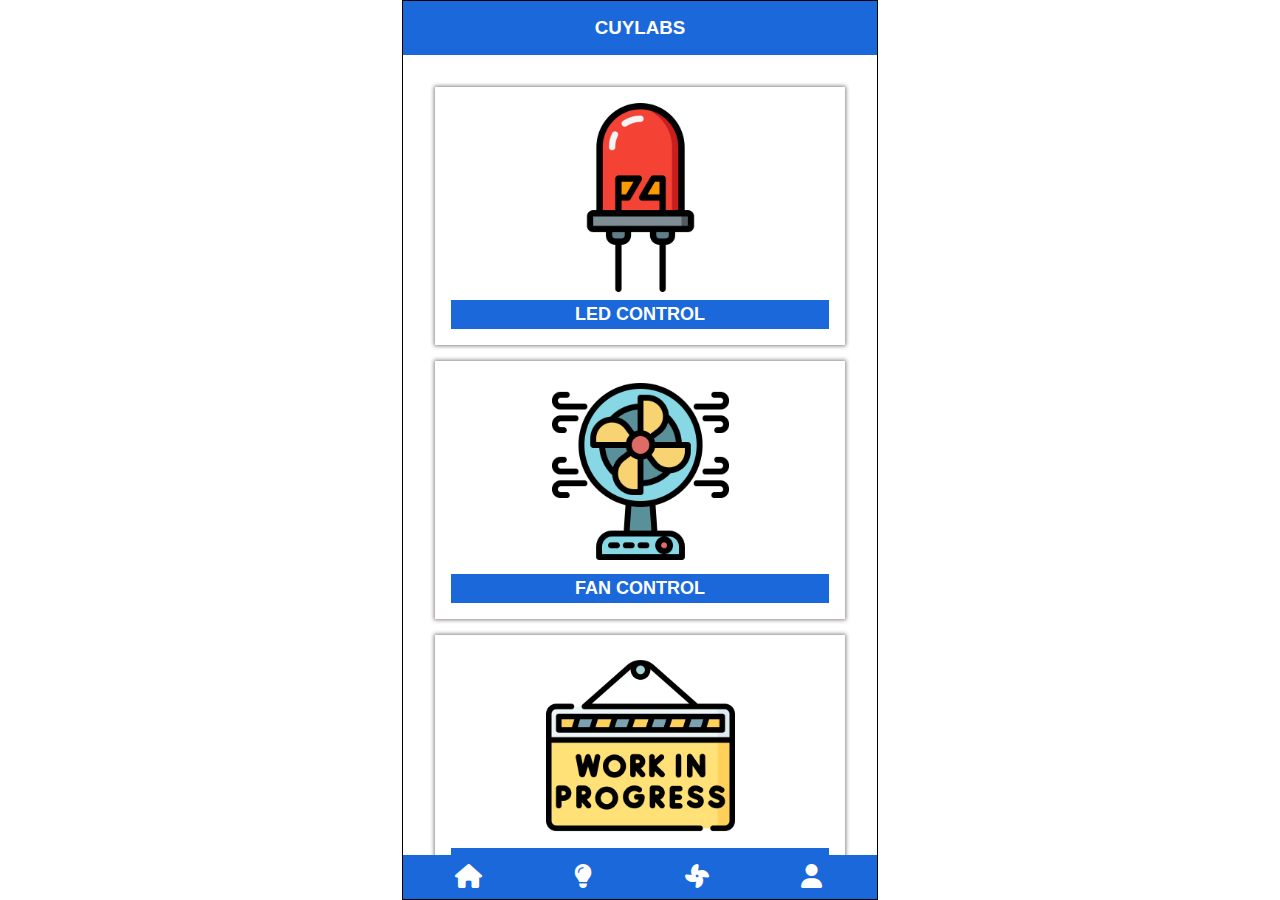
<file: index.html>
<!DOCTYPE html>
<html lang="en">
<head>
    <meta charset="UTF-8">
    <meta name="viewport" content="width=device-width, initial-scale=1.0">
    <title>IoT</title>
    <link rel="stylesheet" href="style.css">
    <link rel="stylesheet" href="https://cdnjs.cloudflare.com/ajax/libs/font-awesome/6.7.2/css/all.min.css" integrity="sha512-Evv84Mr4kqVGRNSgIGL/F/aIDqQb7xQ2vcrdIwxfjThSH8CSR7PBEakCr51Ck+w+/U6swU2Im1vVX0SVk9ABhg==" crossorigin="anonymous" referrerpolicy="no-referrer" />
</head>
<body>
    
    <div class="layouts">
        <section class="navbar">
            <h3>CUYLABS</h3>
        </section>

        <section class="items">
            <div class="item">
                <img src="assets/led-on.png" alt="led-on" class="item-image">
                <button class="item-submit" onclick="location.href = 'led.html'">LED CONTROL</button>
            </div>
        <div class="item">
            <img src="assets/fan.png" alt="fan" class="item-image">
            <button class="item-submit">FAN CONTROL</button>
        </div>
        <div class="item">
            <img src="assets/wip.png" alt="Ongoing" class="item-image">
            <button class="item-submit">ONGOING</button>
        </div>
        </section>

        <section class="bottombar">
            <ul>
                <li><a href="#"><i class="fa-solid fa-home"></i></a></li>
                <li><a href="led.html"><i class="fa-solid fa-lightbulb"></i></a></li>
                <li><a href="#"><i class="fa-solid fa-fan"></i></a></li>
                <li><a href="#"><i class="fa-solid fa-user"></i></a></li>
                
            </ul>
        </section>
    </div>

    <script src="main.js"></script>
</body>
</html>
</file>
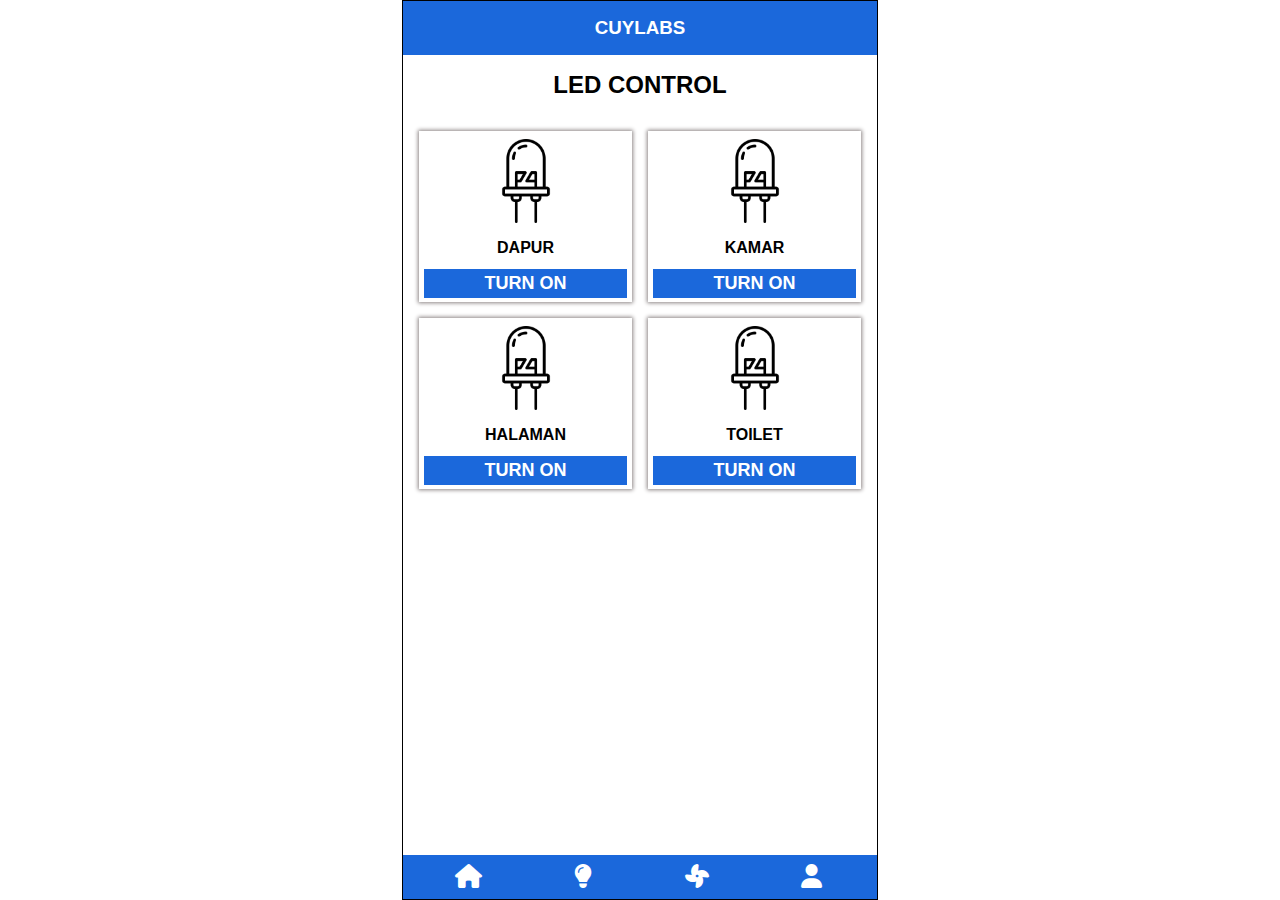
<file: led.html>
<!DOCTYPE html>
<html lang="en">
<head>
    <meta charset="UTF-8">
    <meta name="viewport" content="width=device-width, initial-scale=1.0">
    <title>IoT</title>
    <link rel="stylesheet" href="style.css">
    <link rel="stylesheet" href="https://cdnjs.cloudflare.com/ajax/libs/font-awesome/6.7.2/css/all.min.css" integrity="sha512-Evv84Mr4kqVGRNSgIGL/F/aIDqQb7xQ2vcrdIwxfjThSH8CSR7PBEakCr51Ck+w+/U6swU2Im1vVX0SVk9ABhg==" crossorigin="anonymous" referrerpolicy="no-referrer" />
</head>
<body>
    
    <div class="layouts">
        <section class="navbar">
            <h3>CUYLABS</h3>
        </section>

        <section class="page-title">
            <h3>LED CONTROL</h3>
        </section>
        <section class="leds">
            <div class="led">
                <img src="assets/led-off.png" alt="led-on" class="led-image" id="dapurLedImage">
                <p class="led-location">DAPUR</p>
                <button class="led-submit" id="ledDapur" onclick="setDapurLed()" >TURN ON</button>
            </div>
            <div class="led">
                <img src="assets/led-off.png" alt="led-on" class="led-image" id="kamarLedImage">
                <p class="led-location">KAMAR</p>
                <button class="led-submit" id="ledKamar" onclick="setKamarLed()" >TURN ON</button>
            </div>
            <div class="led">
                <img src="assets/led-off.png" alt="led-on" class="led-image" id="halamanLedImage">
                <p class="led-location">HALAMAN</p>
                <button class="led-submit" id="ledHalaman" onclick="setHalamanLed()" >TURN ON</button>
            </div>
            <div class="led">
                <img src="assets/led-off.png" alt="led-on" class="led-image" id="toiletLedImage">
                <p class="led-location">TOILET</p>
                <button class="led-submit" id="ledToilet" onclick="setToiletLed()" >TURN ON</button>
            </div>

        </section>

        <section class="bottombar">
            <ul>
                <li><a href="#"><i class="fa-solid fa-home"></i></a></li>
                <li><a href="led.html"><i class="fa-solid fa-lightbulb"></i></a></li>
                <li><a href="#"><i class="fa-solid fa-fan"></i></a></li>
                <li><a href="#"><i class="fa-solid fa-user"></i></a></li>
                
            </ul>
        </section>
    </div>

    <script src="main.js"></script>
</body>
</html>
</file>
<file: style.css>
@import url('https://fonts.googleapis.com/css2?family=Titillium+Web:ital,wght@0,200;0,300;0,400;0,600;0,700;0,900;1,200;1,300;1,400;1,600;1,700&display=swap');

*, html{
    margin: 0;
    padding: 0;
    box-sizing: border-box;
    cursor: url('assets/cursor.png'), auto ;
    font-family: 'Titillium+Web', sans-serif;
}

.layouts{
    max-width: 476px;
    margin: 0 auto;
    height: 100vh   ;
    border: 1px solid black;
    position: relative;
}   

.navbar{
    background-color: rgb(27, 104, 219);
    padding: 16px;
    text-align: center;
}

.navbar h3{
    color: white;
    font-weight: 900;
}

.items {
    display: flex;
    flex-direction: column;
    height: calc(100vh - 100px);
    overflow-y: scroll;
    padding: 32px;
    gap: 16px;
}

.item {
    display: flex;
    flex-direction: column;
    gap: 8px;
    padding: 16px;
    background-color: white;
    box-shadow: 0px 0px 4px 1px #8b8484;
    align-items: center;
}

.item-image {
    width: 50%;
}

.item-submit {
    background-color: #1b68db;
    padding: 4px 8px;
    width: 100%;
    color: white;
    font-weight: bolder;
    font-size: 18px;
    border: none;
}

.page-title {
    padding: 16px;
}

.page-title h3{
    text-align: center;
    font-weight: 900;
    font-size: x-large;
}

.leds {
    display: grid;
    grid-template-columns: repeat(2,1fr);
    gap: 16px;
    padding: 16px;
}

.led {
    display: flex;
    flex-direction: column;
    align-items: center;
    gap: 8px;
    pad: 8px;
    background-color: white;
    box-shadow: 0px 0px 4px 1px #8b8484;
}

.led-location {
    font-weight: 700;
}

.led-image {
    padding: 8px;
    width: 100px;
    object-fit: cover;
}

.led-submit {
    background-color: rgb(27, 104, 219);
    padding:4px 8px;
    width: 95%;
    color: white;
    font-weight: bolder;
    font-size: 18px;
    border: none;
    margin-block: 4px;
}


.bottombar {
    position: absolute; 
    bottom: 0;
    left: 0;
    background-color:rgb(27, 104, 219) ;
    width: 100%;
}

.bottombar ul {
    display: flex;
    width: 100%;
    list-style-type: none;
    padding: 8px;
}

.bottombar ul li {
    flex: 1;
    text-align: center;
}

.bottombar ul li a {
    color: white;
    text-decoration: none;
    font-size: x-large;
    display: block;
}

.bottombar ul li a:hover {
    scale: 110%;
    transition: all .3s ease-in-out;
}
</file>
